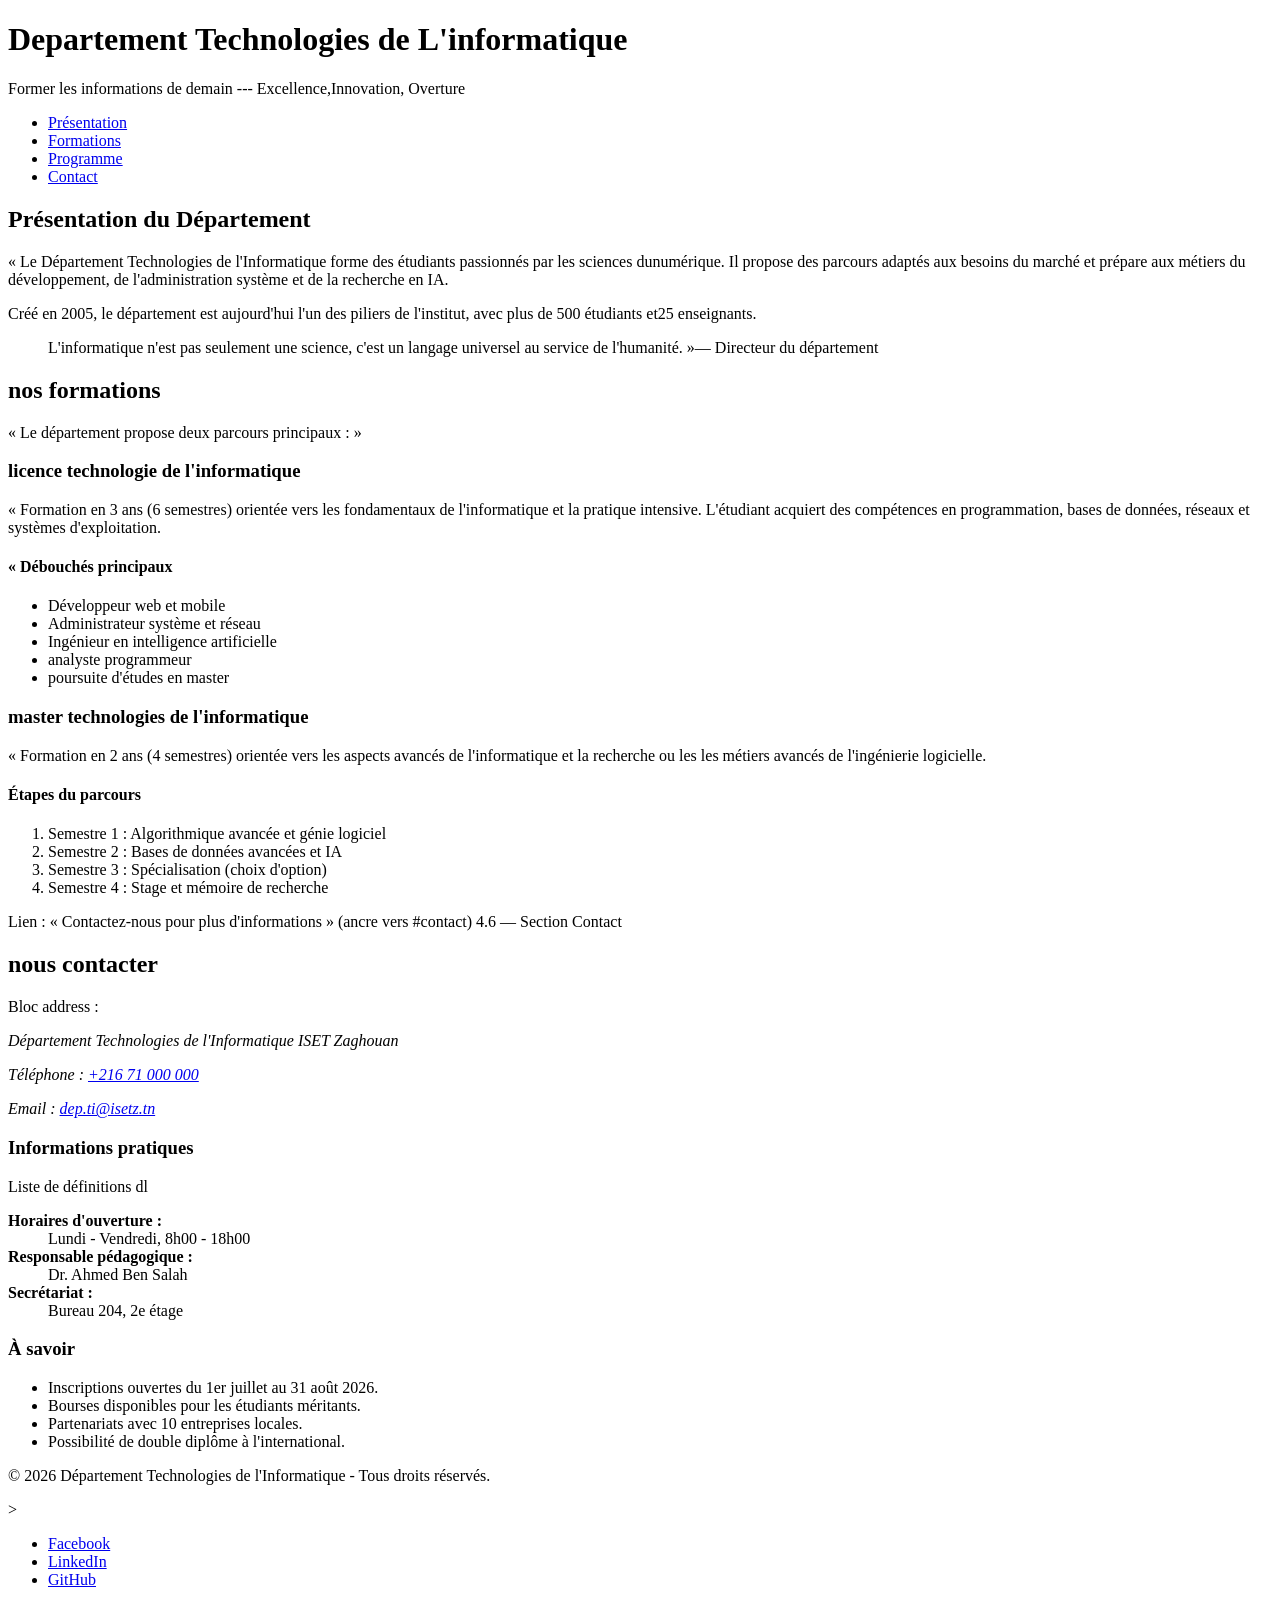
<file: tp2.html>
<!DOCTYPE html>
<html lang="en">
<head>
    <meta charset="UTF-8">
    <meta name="author" content="">
    <title>Département TI - Présentation</title>
</head>
<body>
    <header>
        <h1>Departement Technologies de L'informatique</h1>
        <p>Former les informations de demain --- Excellence,Innovation, Overture</p>
    </header>
    <nav>
        <ul type="disc">
            <li><a href="presentation">Présentation</a></li>
            <li><a href="formation.html">Formations</a></li>
            <li><a href="programme.html">Programme</a></li>
            <li><a href="contact.html">Contact</a></li>
        </ul>
    </nav>
    <main>
        <section id="presentation">
            <h2>Présentation du Département</h2>
            <p>« Le Département Technologies de l'Informatique forme des étudiants passionnés par les sciences dunumérique. Il propose des parcours adaptés aux besoins du marché et prépare aux métiers du développement, de l'administration système et de la recherche en IA.</p>
            <p>Créé en 2005, le département est aujourd'hui l'un des piliers de l'institut, avec plus de 500 étudiants et25 enseignants.</p>
            <blockquote>L'informatique n'est pas seulement une science, c'est un langage universel au service de l'humanité. »— Directeur du département</blockquote>
        </section>
        <section id="formation"> <h2>nos formations</h2>
            <p>« Le département propose deux parcours principaux : »</p>
        </section>
        <section id="programme">
            <h3>licence technologie de l'informatique</h3>
            <p>« Formation en 3 ans (6 semestres) orientée vers les fondamentaux de l'informatique et la pratique intensive. L'étudiant acquiert des compétences en programmation, bases de données, réseaux et systèmes d'exploitation.</p>
            <h4>« Débouchés principaux</h4>
            <ul>
                <li> Développeur web et mobile</li>
                <li> Administrateur système et réseau</li>
                <li> Ingénieur en intelligence artificielle</li>
                <li>analyste programmeur</li>
                <li>poursuite d'études en master</li>
            </ul>
            <h3>master technologies de l'informatique</h3>
            <p>« Formation en 2 ans (4 semestres) orientée vers les aspects avancés de l'informatique et la recherche ou les les métiers avancés de l'ingénierie logicielle.</p>
            <h4>Étapes du parcours</h4>
            <ol>
                <li>Semestre 1 : Algorithmique avancée et génie logiciel</li>
                <li>Semestre 2 : Bases de données avancées et IA</li>
                <li>Semestre 3 : Spécialisation (choix d'option)</li>
                <li>Semestre 4 : Stage et mémoire de recherche</li>
            </ol>
        </section>
        <section id="contact">
            <p>Lien : « Contactez-nous pour plus d'informations » (ancre vers #contact) 4.6 — Section Contact</p>
            <h2> nous contacter</h2>
            Bloc address : 
            <address><p>Département Technologies de l'Informatique ISET Zaghouan</p>
                <p>Téléphone : <a href="tel:+21671000000">+216 71 000 000</a></p>
                <p>Email : <a href="mailto:dep.ti@isetz.tn">dep.ti@isetz.tn</a></p>
            </address>
            
            <h3>Informations pratiques</h3>
            Liste de définitions dl
            <dl>
                <dt><strong>Horaires d'ouverture :</strong></dt>
                <dd>Lundi - Vendredi, 8h00 - 18h00</dd>
                <dt><strong>Responsable pédagogique :</strong></dt>
                <dd>Dr. Ahmed Ben Salah</dd>
                <dt><strong>Secrétariat :</strong></dt>
                <dd>Bureau 204, 2e étage</dd>
            </dl>


        </section>
    </main>
    <aside>
        <h3>À savoir</h3>
        <ul>
            <li>Inscriptions ouvertes du 1er juillet au 31 août 2026.</li>
            <li>Bourses disponibles pour les étudiants méritants.</li>
            <li>Partenariats avec 10 entreprises locales.</li>
            <li>Possibilité de double diplôme à l'international.</li>
        </ul>
    </aside>
    <footer>        
        <p>© 2026 Département Technologies de l'Informatique - Tous droits réservés.</p>>
        <ul>
            <li> <a href="https://www.facebook.com">Facebook</a></li>
            <li> <a href="https://www.linkedin.com">LinkedIn</a></li>
            <li> <a href="https://www.github.com">GitHub</a></li>
        </ul>
    </footer>
</file>
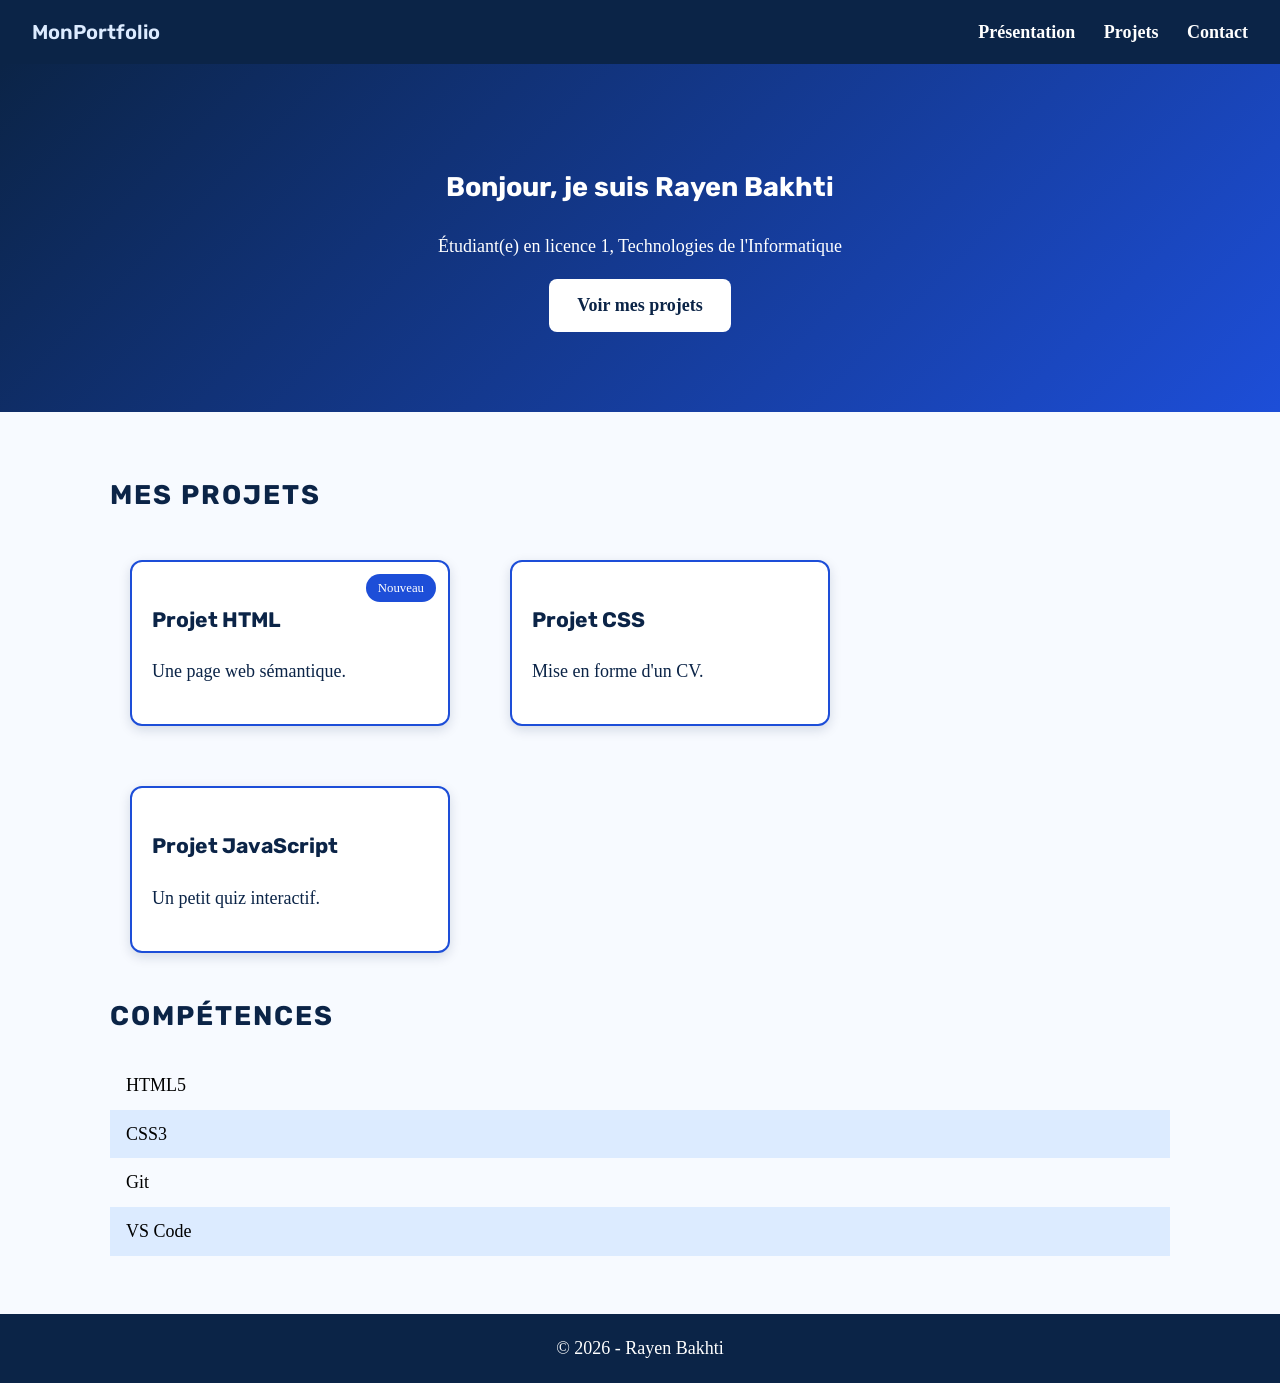
<file: css-tp1-portfolio/portfolio.html>
<!DOCTYPE html>
<html lang="fr">
<head>
  <meta charset="UTF-8">
  <meta name="viewport" content="width=device-width, initial-scale=1.0">
  <title>Portfolio - Rayen Bakhti</title>
  <link href="https://fonts.googleapis.com/css2?family=Rubik:wght@500;600&display=swap" rel="stylesheet">
  <link rel="stylesheet" href="style.css">
</head>
<body>
  <header class="entete">
    <span class="logo">MonPortfolio</span>
    <nav class="menu">
      <a href="#presentation">Présentation</a>
      <a href="#projets">Projets</a>
      <a href="#contact">Contact</a>
    </nav>
  </header>

  <section class="hero" id="presentation">
    <h1>Bonjour, je suis Rayen Bakhti</h1>
    <p>Étudiant(e) en licence 1, Technologies de l'Informatique</p>
    <a class="bouton" href="#projets">Voir mes projets</a>
  </section>

  <main id="projets">
    <h2>Mes projets</h2>
    <div class="grille">
      <article class="carte">
        <span class="badge">Nouveau</span>
        <h3>Projet HTML</h3>
        <p>Une page web sémantique.</p>
      </article>
      <article class="carte">
        <h3>Projet CSS</h3>
        <p>Mise en forme d'un CV.</p>
      </article>
      <article class="carte">
        <h3>Projet JavaScript</h3>
        <p>Un petit quiz interactif.</p>
      </article>
    </div>

    <h2>Compétences</h2>
    <ul class="liste">
      <li>HTML5</li>
      <li>CSS3</li>
      <li>Git</li>
      <li>VS Code</li>
    </ul>
  </main>

  <footer class="pied" id="contact">
    <p>© 2026 - Rayen Bakhti</p>
  </footer>
</body>
</html>
</file>
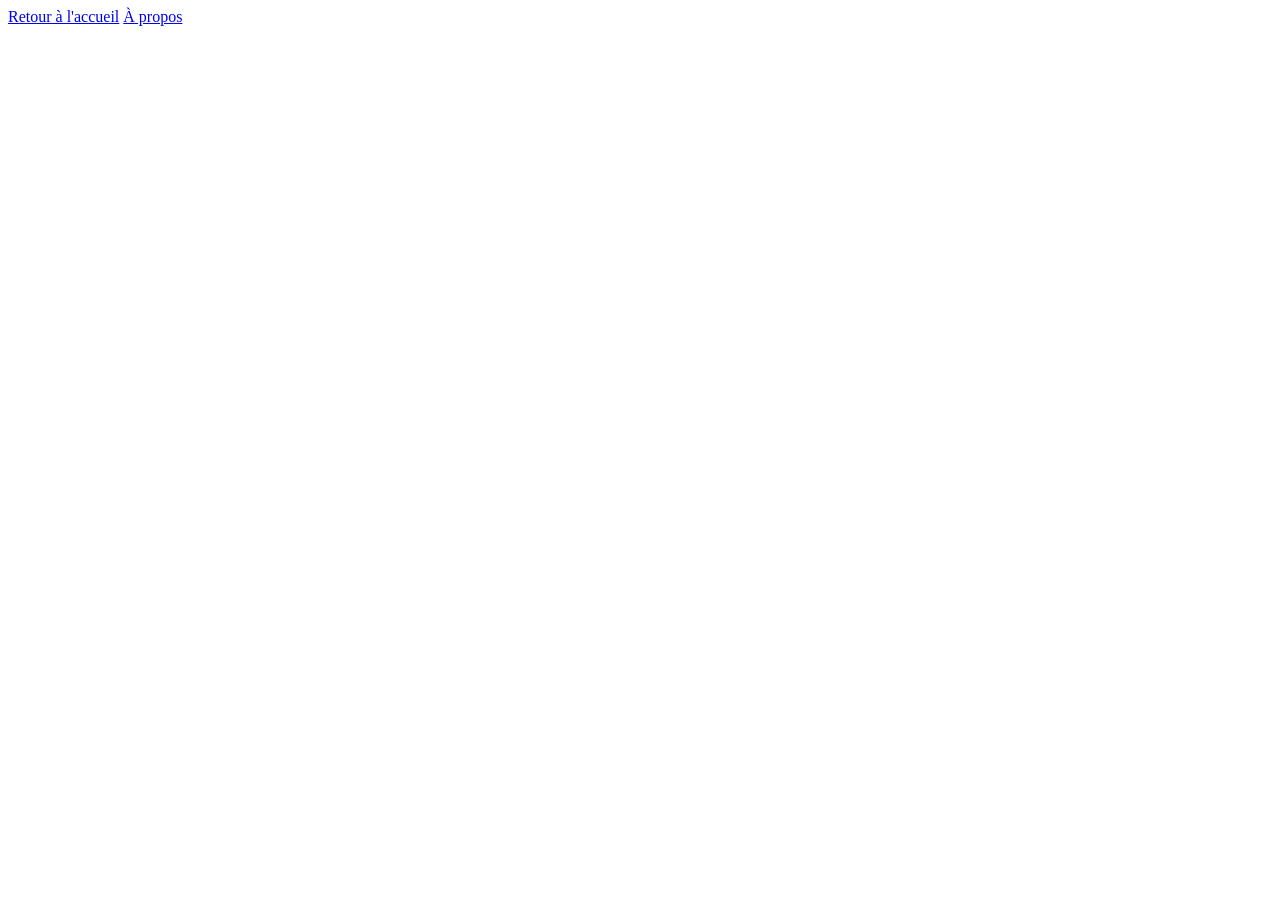
<file: td1-ex4/contacts.html>
<!DOCTYPE html>
<html lang="fr">
<head>
    <meta charset="UTF-8">
    <meta name="viewport" content="width=device-width, initial-scale=1.0">
    <title>Contact</title>
</head>
<body>
    <nav aria-label="Navigation principale">
        <a href="index.html">Retour à l'accueil</a>
        <a href="index.html">À propos</a>
    </nav>
</body>
</html>
</file>
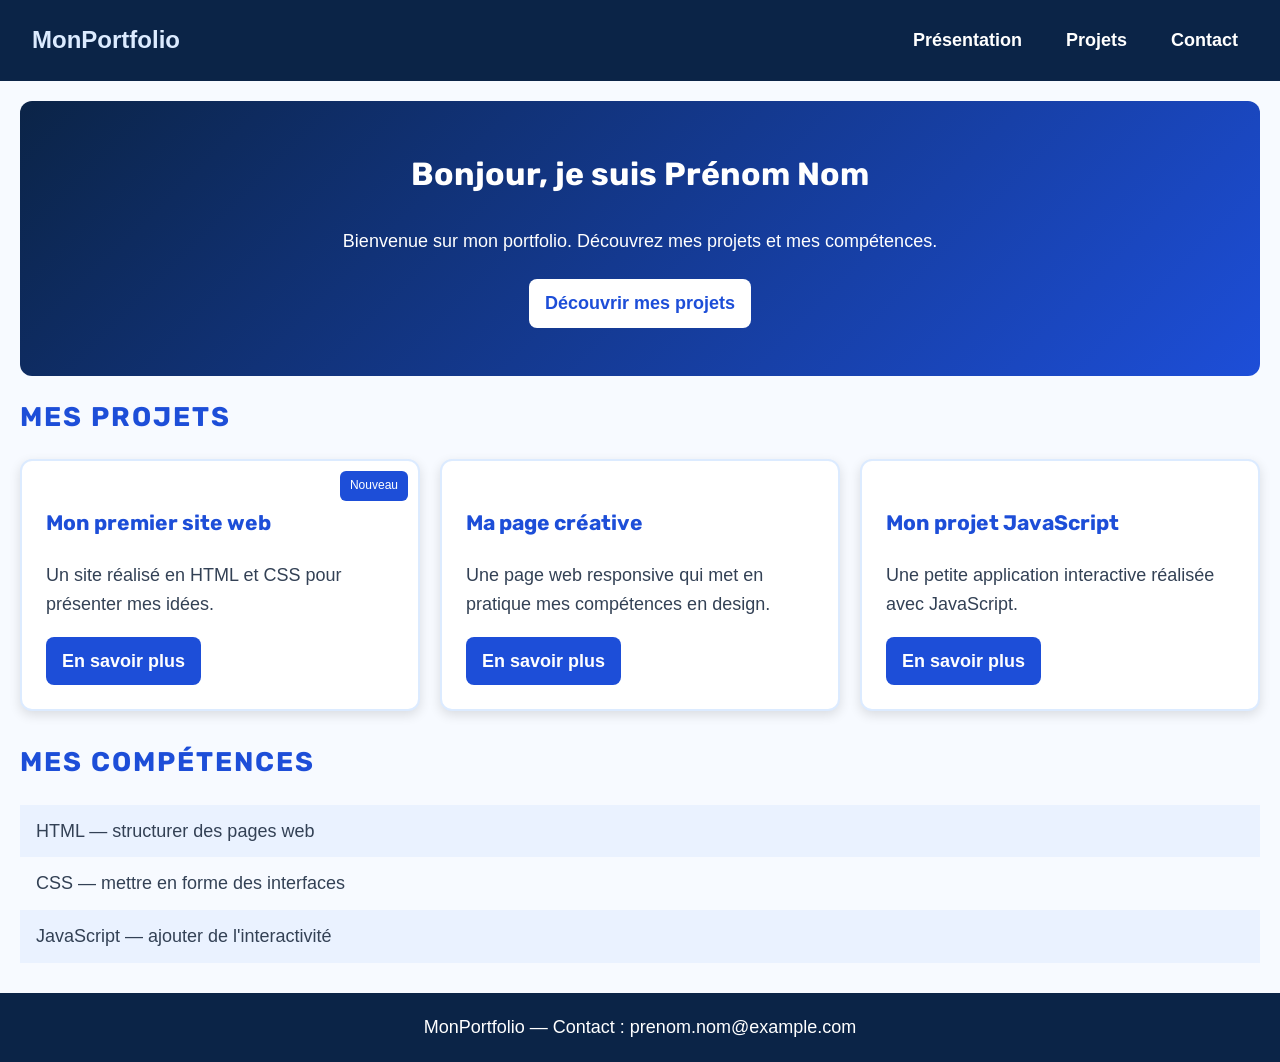
<file: tp1_css/cours.html>
<!DOCTYPE html>
<html lang="fr">
<head>
    <meta charset="UTF-8">
    <meta name="viewport" content="width=device-width, initial-scale=1.0">
    <title>MonPortfolio - Mes projets</title>
    <link href="https://fonts.googleapis.com/css2?family=Rubik:wght@500;600&display=swap" rel="stylesheet">
    <link rel="stylesheet" href="style.css">
</head>
<body>
    <header class="entete">
        <nav class="menu">
            <a class="logo" href="#presentation">MonPortfolio</a>
            <div class="liens">
                <a href="#presentation">Présentation</a>
                <a href="#projets">Projets</a>
                <a href="#contact">Contact</a>
            </div>
        </nav>
    </header>

    <main>
        <section id="presentation" class="hero">
            <h1>Bonjour, je suis Prénom Nom</h1>
            <p>Bienvenue sur mon portfolio. Découvrez mes projets et mes compétences.</p>
            <a class="bouton" href="#projets">Découvrir mes projets</a>
        </section>

        <section id="projets">
            <h2>Mes projets</h2>
            <div class="grille">
                <article class="carte">
                    <span class="badge">Nouveau</span>
                    <h3>Mon premier site web</h3>
                    <p>Un site réalisé en HTML et CSS pour présenter mes idées.</p>
                    <a href="#projets">En savoir plus</a>
                </article>

                <article class="carte">
                    <h3>Ma page créative</h3>
                    <p>Une page web responsive qui met en pratique mes compétences en design.</p>
                    <a href="#projets">En savoir plus</a>
                </article>

                <article class="carte">
                    <h3>Mon projet JavaScript</h3>
                    <p>Une petite application interactive réalisée avec JavaScript.</p>
                    <a href="#projets">En savoir plus</a>
                </article>
            </div>
        </section>

        <section id="competences">
            <h2>Mes compétences</h2>
            <ul class="liste">
                <li>HTML — structurer des pages web</li>
                <li>CSS — mettre en forme des interfaces</li>
                <li>JavaScript — ajouter de l'interactivité</li>
            </ul>
        </section>
    </main>

    <footer id="contact">
        <p>MonPortfolio — Contact : prenom.nom@example.com</p>
    </footer>
</body>
</html>
</file>
<file: css-tp1-portfolio/style.css>
*, *::before, *::after {
  box-sizing: border-box;
}


body {
  margin: 0;
  background: #F7FAFF;
  font-size: 1.125rem;
  line-height: 1.6;
}


h1, h2, h3 {
  font-family: 'Rubik', sans-serif;
  color: #0B2447;
}
p {
  color: #0B2447;
}


main h2 {
  text-transform: uppercase;
  letter-spacing: 2px;
}


.entete {
  display: flex;
  justify-content: space-between;
  align-items: center;
  background: #0B2447;
  padding: 16px 32px;
}
.logo {
  font-family: 'Rubik', sans-serif;
  font-weight: 600;
  font-size: 1.25rem;
  color: #DCEBFF;
}


.menu a {
  font-weight: 700;
  color: #FFFFFF;
  text-decoration: none;
  margin-left: 24px;
}


.menu a:hover {
  text-decoration: underline;
}


.hero {
  background: linear-gradient(135deg, #0B2447, #1D4ED8);
  text-align: center;
  padding: 80px 20px;
}
.hero h1 {
  color: #FFFFFF;
}
.hero p {
  color: #FFFFFF;
}
.bouton {
  display: inline-block;
  background: #FFFFFF;
  color: #0B2447;
  font-weight: 600;
  text-decoration: none;
  padding: 12px 28px;
  border-radius: 8px;
}


main {
  max-width: 1100px;
  margin: 0 auto;
  padding: 40px 20px;
}


.grille {
  display: flex;
  flex-wrap: wrap;
  gap: 20px;
}


.carte {
  position: relative;
  width: 320px;
  margin: 20px;
  background: #FFFFFF;
  border: 2px solid #1D4ED8;
  border-radius: 12px;
  padding: 20px;
  box-shadow: 0 4px 12px rgba(11, 36, 71, 0.15);
}


.badge {
  position: absolute;
  top: 12px;
  right: 12px;
  background: #1D4ED8;
  color: #FFFFFF;
  font-size: 0.8rem;
  padding: 4px 12px;
  border-radius: 999px;
}


.liste {
  list-style: none;
  padding: 0;
}
.liste li {
  padding: 10px 16px;
}
.liste li:nth-child(even) {
  background: #DCEBFF;
}


.pied {
  display: flex;
  justify-content: center;
  background: #0B2447;
  padding: 20px;
}
.pied p {
  color: #FFFFFF;
  margin: 0;
}
</file>
<file: tp1_css/style.css>
* {
    box-sizing: border-box;
}

body {
    margin: 0;
    font-family: Arial, sans-serif;
    font-size: 1.125rem;
    line-height: 1.6;
    color: #334155;
    background-color: #F7FAFF;
}

h1,
h2,
h3 {
    font-family: 'Rubik', sans-serif;
}

h2 {
    color: #1D4ED8;
    text-transform: uppercase;
    letter-spacing: 2px;
    margin: 0 20px 20px;
}

main section {
    margin-bottom: 30px;
}

.menu {
    display: flex;
    justify-content: space-between;
    align-items: center;
    gap: 24px;
    padding: 16px 32px;
    background-color: #0B2447;
}

.logo {
    color: #DCEBFF;
    font-size: 1.5rem;
    font-weight: 600;
    text-decoration: none;
}

.liens {
    display: flex;
    align-items: center;
    gap: 24px;
}

.liens a {
    padding: 10px;
    color: white;
    font-weight: bold;
    text-decoration: none;
}

.liens a:hover {
    color: #93C5FD;
    text-decoration: underline;
}

.hero {
    margin: 20px;
    padding: 48px 24px;
    color: white;
    text-align: center;
    background: linear-gradient(135deg, #0B2447, #1D4ED8);
    border-radius: 12px;
}

.hero h1 {
    font-size: 2rem;
    margin-top: 0;
}

.hero p {
    margin-bottom: 24px;
}

.bouton {
    display: inline-block;
    padding: 10px 16px;
    color: #1D4ED8;
    font-weight: 600;
    text-decoration: none;
    background-color: white;
    border-radius: 8px;
}

.bouton:hover {
    background-color: #DCEBFF;
}

.grille {
    display: flex;
    flex-wrap: wrap;
    gap: 20px;
    padding: 0 20px;
}

.carte {
    position: relative;
    flex: 1 1 280px;
    padding: 24px;
    background-color: white;
    border: 2px solid #DCEBFF;
    border-radius: 12px;
    box-shadow: 0 4px 12px rgba(0, 0, 0, 0.12);
}

.carte h3 {
    color: #1D4ED8;
}

.carte a {
    display: inline-block;
    padding: 10px 16px;
    color: white;
    font-weight: 600;
    text-decoration: none;
    background-color: #1D4ED8;
    border-radius: 8px;
}

.carte a:hover {
    background-color: #0B2447;
}

.badge {
    position: absolute;
    top: 10px;
    right: 10px;
    padding: 5px 10px;
    color: white;
    font-size: 0.75rem;
    background-color: #1D4ED8;
    border-radius: 6px;
}

ul.liste {
    margin: 0 20px;
    padding: 0;
    list-style: none;
}

ul.liste li {
    padding: 12px 16px;
}

ul.liste li:nth-child(odd) {
    background-color: #EAF2FF;
}

footer {
    padding: 20px;
    color: white;
    text-align: center;
    background-color: #0B2447;
}

footer p {
    margin: 0;
}
</file>
